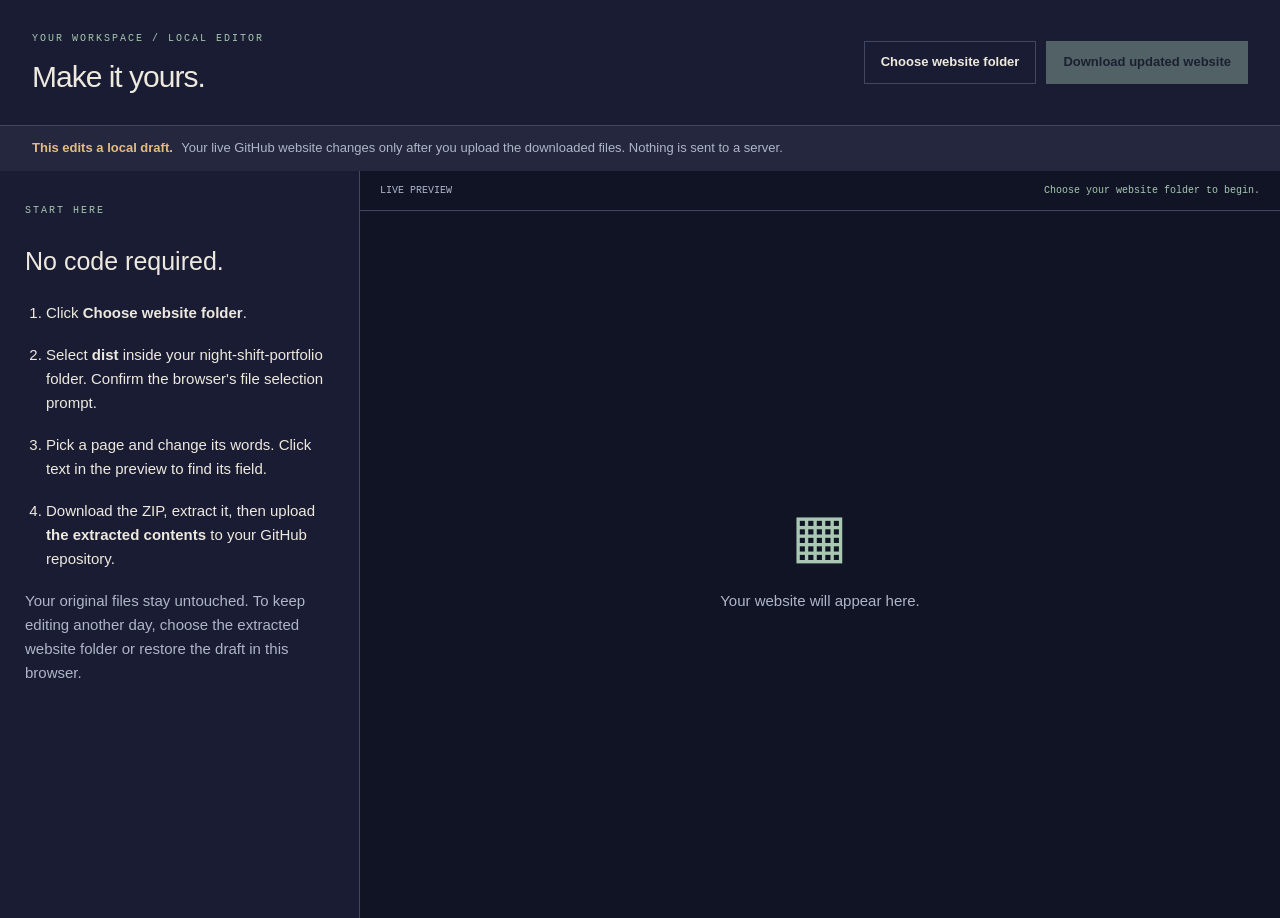
<file: editor/index.html>
<!doctype html>
<html lang="en">
<head><meta charset="utf-8"><meta name="viewport" content="width=device-width,initial-scale=1"><title>Portfolio editor — Louis</title><link rel="stylesheet" href="editor.css"><script src="runtime.js" defer></script><script src="zip.js" defer></script><script src="editor.js" defer></script></head>
<body>
  <header><div><span class="eyebrow">YOUR WORKSPACE / LOCAL EDITOR</span><h1>Make it yours.</h1></div><div class="header-actions"><label class="button secondary">Choose website folder<input id="folder" type="file" webkitdirectory multiple hidden></label><button id="download" disabled>Download updated website</button></div></header>
  <div class="notice"><strong>This edits a local draft.</strong> Your live GitHub website changes only after you upload the downloaded files. Nothing is sent to a server.</div>
  <div id="draft-banner" class="draft-banner" hidden>A saved draft is available for this website. <button id="restore">Restore draft</button><button id="dismiss">Keep selected files</button></div>
  <main>
    <section class="controls" aria-label="Text editor">
      <div id="welcome"><span class="eyebrow">START HERE</span><h2>No code required.</h2><ol><li>Click <strong>Choose website folder</strong>.</li><li>Select <strong>dist</strong> inside your night-shift-portfolio folder. Confirm the browser's file selection prompt.</li><li>Pick a page and change its words. Click text in the preview to find its field.</li><li>Download the ZIP, extract it, then upload <strong>the extracted contents</strong> to your GitHub repository.</li></ol><p>Your original files stay untouched. To keep editing another day, choose the extracted website folder or restore the draft in this browser.</p></div>
      <div id="editing" hidden><label for="page">Page</label><select id="page"></select><label for="search">Find text</label><input id="search" type="search" placeholder="Search words on this page…"><div class="tools"><button id="mobile" aria-pressed="false">Mobile preview</button><button id="backup">Save draft backup</button><label class="text-button">Load draft backup<input id="import" type="file" accept="application/json,.json" hidden></label></div><p class="hint">Edit the fields below. Repeated identical text on a page changes together. Blank text is allowed. Links and layout stay intact.</p><div id="fields"></div></div>
    </section>
    <section class="preview-area" aria-label="Website preview"><div class="preview-toolbar"><span>LIVE PREVIEW</span><span id="status" role="status" aria-live="polite">Choose your website folder to begin.</span></div><div id="preview-wrap"><div id="preview-empty"><span>▦</span><p>Your website will appear here.</p></div><iframe id="preview" title="Your website preview — click text to edit" sandbox="allow-scripts allow-modals" hidden></iframe></div></section>
  </main>
  <dialog id="export-help"><h2>Your website ZIP is ready.</h2><ol><li>Find <strong>portfolio-updated.zip</strong> in Downloads.</li><li>Right-click it and select <strong>Extract All</strong>.</li><li>Open the extracted folder. Check that <strong>index.html</strong> is directly inside it.</li><li>On GitHub, open your repository, choose <strong>Add file → Upload files</strong>, and drag in <strong>everything inside the extracted folder</strong>.</li><li>Click <strong>Commit changes</strong>. Wait for GitHub Pages to update.</li></ol><p>Keep all files, including <strong>site-text.js</strong> and <strong>site-text-runtime.js</strong>. These make your edited wording appear in the interactive windows too.</p><button id="close-help">Got it</button></dialog>
</body></html>
</file>
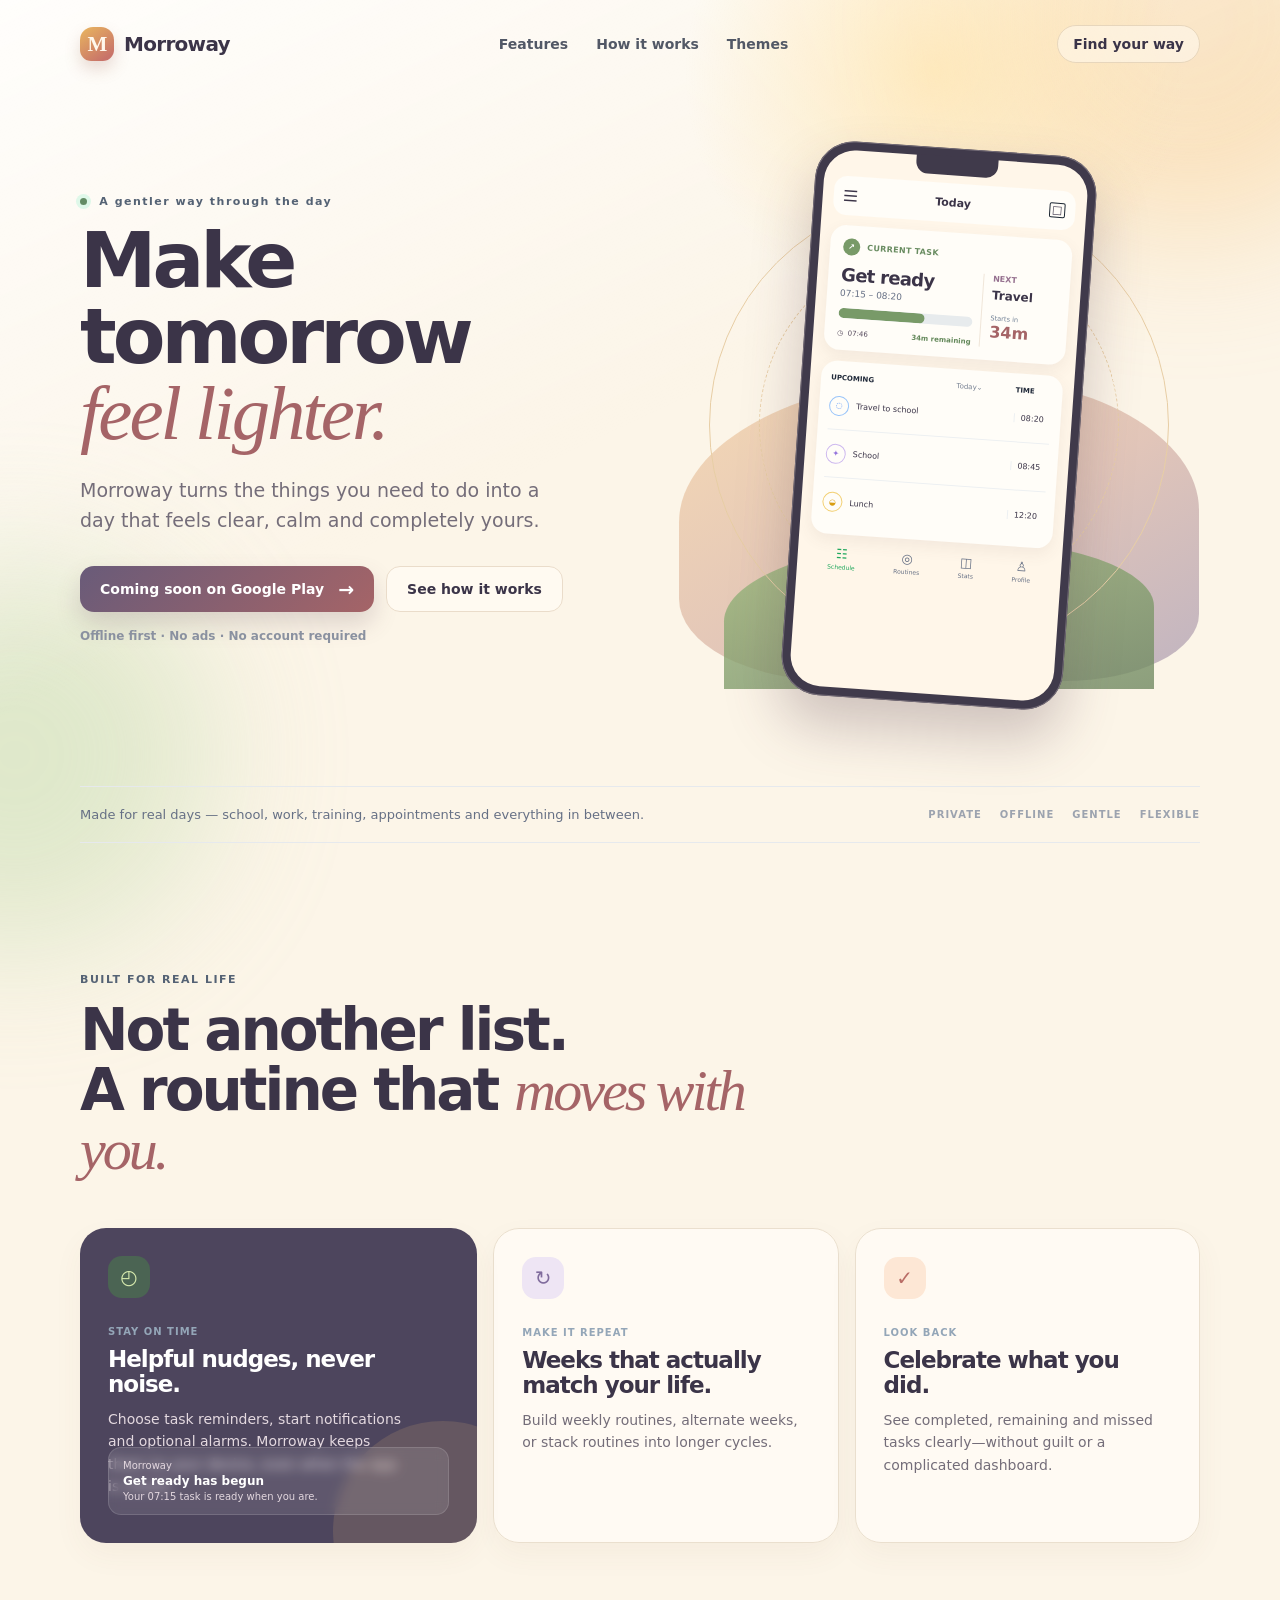
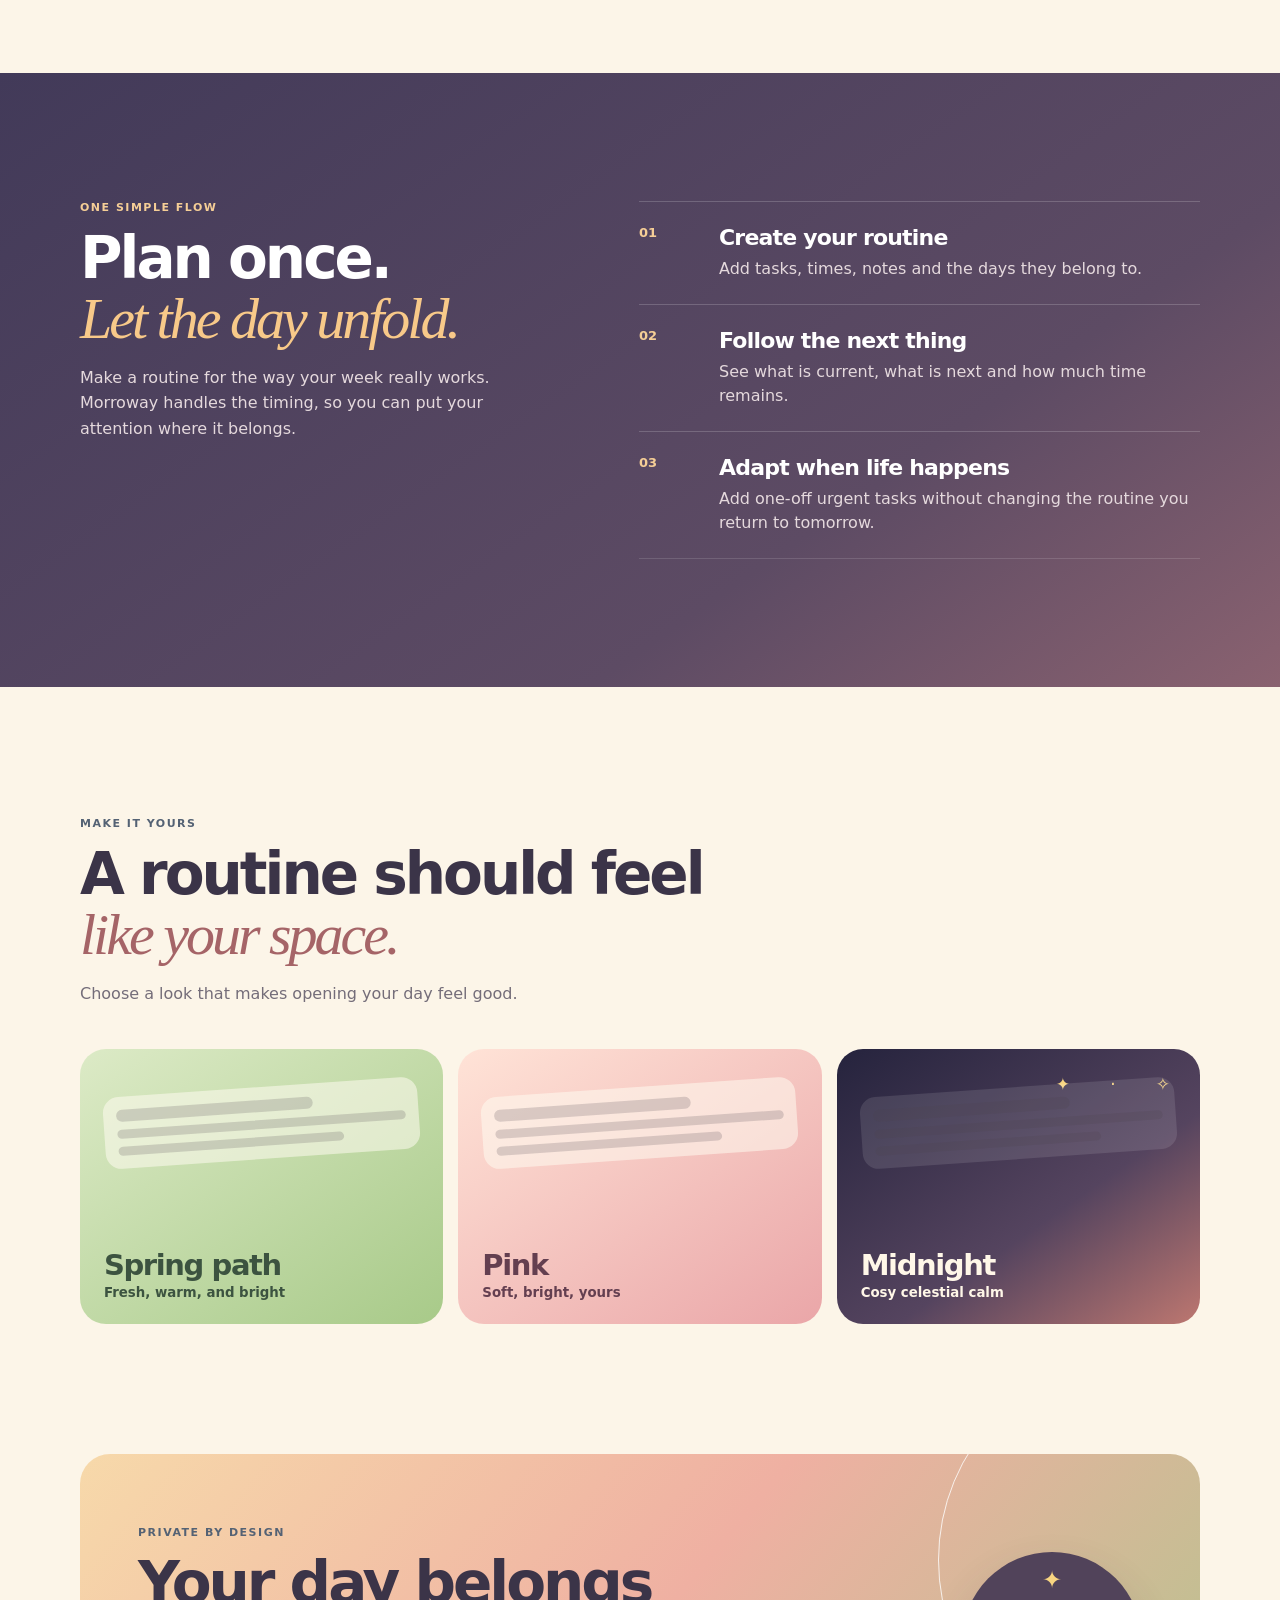
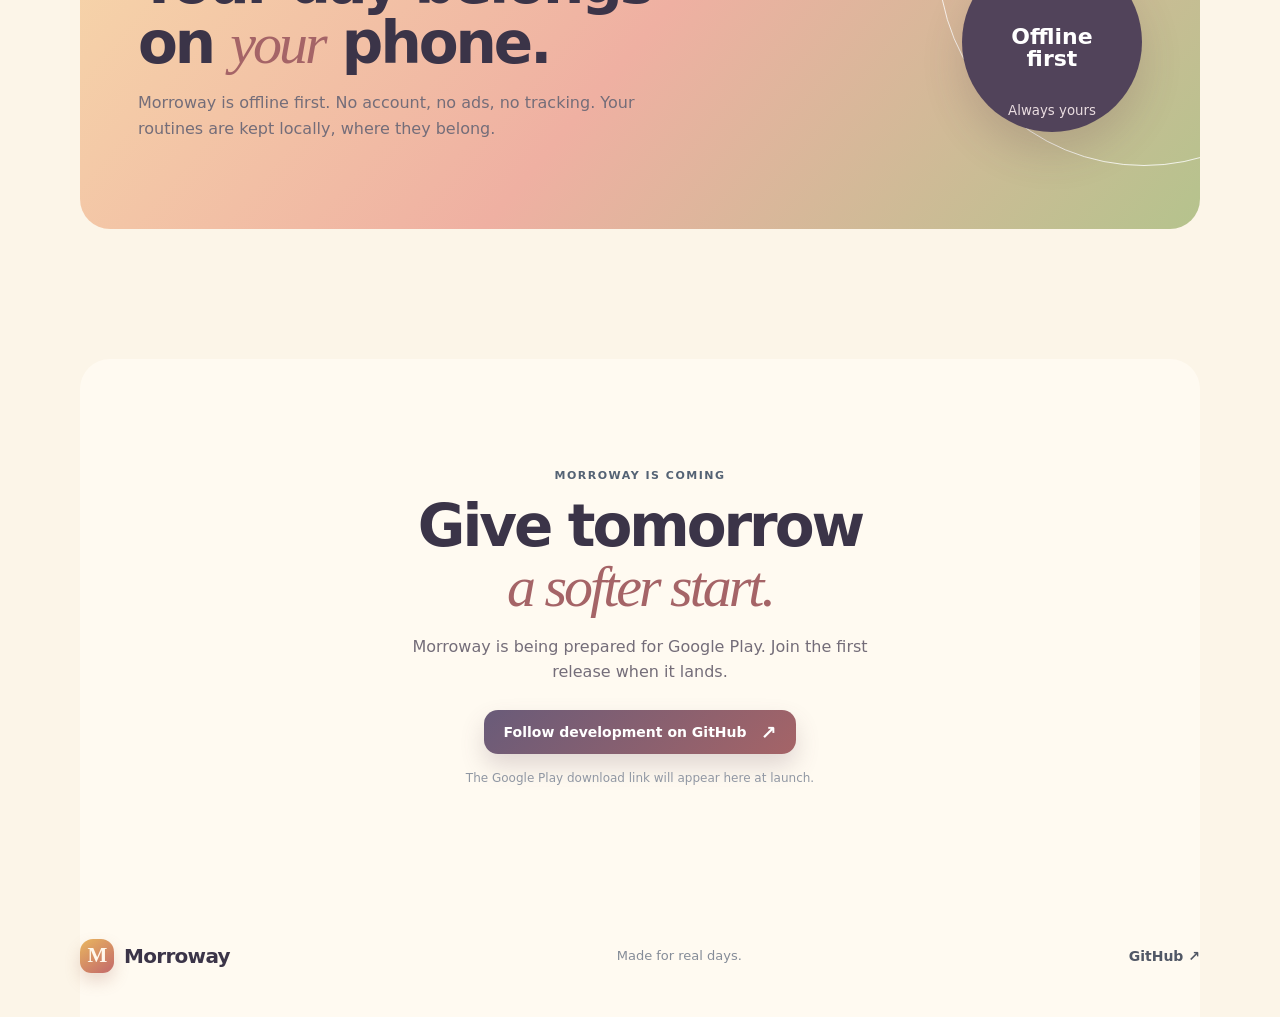
<file: website/index.html>
<!doctype html>
<html lang="en">
  <head>
    <meta charset="utf-8" />
    <meta name="viewport" content="width=device-width, initial-scale=1" />
    <meta
      name="description"
      content="Morroway is an offline-first daily planner with routines, reminders, task alarms and calm custom themes."
    />
    <meta name="theme-color" content="#4b405d" />
    <title>Morroway — A gentler way through the day</title>
    <link rel="stylesheet" href="styles.css" />
  </head>
  <body>
    <div class="aurora aurora-one"></div>
    <div class="aurora aurora-two"></div>

    <header class="site-header shell">
      <a class="brand" href="#top" aria-label="Morroway home">
        <span class="brand-mark">M</span>
        <span>Morroway</span>
      </a>
      <nav aria-label="Main navigation">
        <a href="#features">Features</a>
        <a href="#how-it-works">How it works</a>
        <a href="#themes">Themes</a>
      </nav>
      <a class="header-link" href="#download">Find your way</a>
    </header>

    <main id="top">
      <section class="hero shell">
        <div class="hero-copy reveal">
          <p class="eyebrow"><span class="status-dot"></span> A gentler way through the day</p>
          <h1>Make tomorrow<br /><em>feel lighter.</em></h1>
          <p class="hero-lede">
            Morroway turns the things you need to do into a day that feels clear,
            calm and completely yours.
          </p>
          <div class="hero-actions" id="download">
            <a class="button button-primary" href="#play-notice">Coming soon on Google Play <span>→</span></a>
            <a class="button button-quiet" href="#how-it-works">See how it works</a>
          </div>
          <p class="microcopy">Offline first · No ads · No account required</p>
        </div>

        <div class="phone-stage reveal" aria-label="Morroway app schedule preview">
          <div class="orbit orbit-a"></div>
          <div class="orbit orbit-b"></div>
          <div class="phone">
            <div class="phone-speaker"></div>
            <div class="phone-screen">
              <div class="app-topbar">
                <span class="menu-lines">☰</span>
                <strong>Today</strong>
                <span class="calendar-icon">□</span>
              </div>
              <section class="current-card">
                <div class="current-topline"><span class="running-icon">↗</span> CURRENT TASK</div>
                <div class="task-grid">
                  <div>
                    <h2>Get ready</h2>
                    <p>07:15 – 08:20</p>
                    <div class="progress"><span></span></div>
                    <div class="remaining"><span>◷&nbsp; 07:46</span><strong>34m remaining</strong></div>
                  </div>
                  <div class="next-task"><span>NEXT</span><strong>Travel</strong><small>Starts in</small><b>34m</b></div>
                </div>
              </section>
              <section class="upcoming-card">
                <div class="upcoming-heading"><strong>UPCOMING</strong><span>Today⌄</span><strong>TIME</strong></div>
                <div class="schedule-row"><i class="task-icon blue">◌</i><span>Travel to school</span><time>08:20</time></div>
                <div class="schedule-row"><i class="task-icon purple">✦</i><span>School</span><time>08:45</time></div>
                <div class="schedule-row"><i class="task-icon gold">◒</i><span>Lunch</span><time>12:20</time></div>
              </section>
              <div class="phone-nav"><span class="active">☷<small>Schedule</small></span><span>◎<small>Routines</small></span><span>◫<small>Stats</small></span><span>♙<small>Profile</small></span></div>
            </div>
          </div>
        </div>
      </section>

      <section class="trust shell">
        <p>Made for real days — school, work, training, appointments and everything in between.</p>
        <div><span>PRIVATE</span><span>OFFLINE</span><span>GENTLE</span><span>FLEXIBLE</span></div>
      </section>

      <section class="feature-section shell" id="features">
        <div class="section-intro reveal">
          <p class="eyebrow">BUILT FOR REAL LIFE</p>
          <h2>Not another list.<br />A routine that <em>moves with you.</em></h2>
        </div>
        <div class="feature-grid">
          <article class="feature-card feature-large reveal">
            <div class="feature-icon green">◴</div>
            <p class="card-kicker">STAY ON TIME</p>
            <h3>Helpful nudges, never noise.</h3>
            <p>Choose task reminders, start notifications and optional alarms. Morroway keeps them on your device, even when the app is closed.</p>
            <div class="notification-preview"><span>Morroway</span><strong>Get ready has begun</strong><small>Your 07:15 task is ready when you are.</small></div>
          </article>
          <article class="feature-card reveal">
            <div class="feature-icon violet">↻</div>
            <p class="card-kicker">MAKE IT REPEAT</p>
            <h3>Weeks that actually match your life.</h3>
            <p>Build weekly routines, alternate weeks, or stack routines into longer cycles.</p>
          </article>
          <article class="feature-card reveal">
            <div class="feature-icon coral">✓</div>
            <p class="card-kicker">LOOK BACK</p>
            <h3>Celebrate what you did.</h3>
            <p>See completed, remaining and missed tasks clearly—without guilt or a complicated dashboard.</p>
          </article>
        </div>
      </section>

      <section class="flow-wrap" id="how-it-works">
        <div class="shell flow-section">
          <div class="flow-copy reveal">
            <p class="eyebrow">ONE SIMPLE FLOW</p>
            <h2>Plan once.<br /><em>Let the day unfold.</em></h2>
            <p>Make a routine for the way your week really works. Morroway handles the timing, so you can put your attention where it belongs.</p>
          </div>
          <ol class="flow-list reveal">
            <li><span>01</span><div><h3>Create your routine</h3><p>Add tasks, times, notes and the days they belong to.</p></div></li>
            <li><span>02</span><div><h3>Follow the next thing</h3><p>See what is current, what is next and how much time remains.</p></div></li>
            <li><span>03</span><div><h3>Adapt when life happens</h3><p>Add one-off urgent tasks without changing the routine you return to tomorrow.</p></div></li>
          </ol>
        </div>
      </section>

      <section class="theme-section shell" id="themes">
        <div class="section-intro reveal">
          <p class="eyebrow">MAKE IT YOURS</p>
          <h2>A routine should feel<br /><em>like your space.</em></h2>
          <p>Choose a look that makes opening your day feel good.</p>
        </div>
        <div class="theme-grid reveal">
          <article class="theme-tile routine-theme"><span class="theme-name">Spring path</span><small>Fresh, warm, and bright</small><div class="mini-schedule"><b></b><i></i><i></i></div></article>
          <article class="theme-tile pink-theme"><span class="theme-name">Pink</span><small>Soft, bright, yours</small><div class="mini-schedule"><b></b><i></i><i></i></div></article>
          <article class="theme-tile midnight-theme"><span class="star-field">✦ &nbsp; · &nbsp; ✧</span><span class="theme-name">Midnight</span><small>Cosy celestial calm</small><div class="mini-schedule"><b></b><i></i><i></i></div></article>
        </div>
      </section>

      <section class="privacy-shell shell">
        <div class="privacy-card reveal">
          <div class="privacy-copy"><p class="eyebrow">PRIVATE BY DESIGN</p><h2>Your day belongs<br />on <em>your</em> phone.</h2><p>Morroway is offline first. No account, no ads, no tracking. Your routines are kept locally, where they belong.</p></div>
          <div class="privacy-badge"><span>✦</span><b>Offline<br />first</b><small>Always yours</small></div>
        </div>
      </section>

      <section class="cta shell" id="play-notice">
        <p class="eyebrow">MORROWAY IS COMING</p>
        <h2>Give tomorrow<br /><em>a softer start.</em></h2>
        <p>Morroway is being prepared for Google Play. Join the first release when it lands.</p>
        <a class="button button-primary" href="https://github.com/LRDCS" target="_blank" rel="noreferrer">Follow development on GitHub <span>↗</span></a>
        <p class="play-note">The Google Play download link will appear here at launch.</p>
      </section>
    </main>

    <footer class="shell"><a class="brand" href="#top"><span class="brand-mark">M</span><span>Morroway</span></a><p>Made for real days.</p><a href="https://github.com/LRDCS" target="_blank" rel="noreferrer">GitHub ↗</a></footer>
    <script src="script.js"></script>
  </body>
</html>
</file>
<file: editor/editor.css>
:root{color-scheme:dark;--bg:#191c32;--panel:#22263e;--line:#414760;--text:#eee9df;--muted:#b0b5c9;--mint:#a8c8b2;--amber:#e6bb83}*{box-sizing:border-box}body{margin:0;background:var(--bg);color:var(--text);font:15px/1.6 'Segoe UI',sans-serif}header{padding:24px 32px;display:flex;align-items:center;justify-content:space-between;gap:20px;border-bottom:1px solid var(--line)}h1{font-size:30px;font-weight:500;letter-spacing:-1px;margin:5px 0 0}.eyebrow{font:10px monospace;letter-spacing:2px;color:var(--mint)}.header-actions{display:flex;gap:10px;align-items:center;flex-wrap:wrap}button,.button{font:600 13px/1.4 'Segoe UI',sans-serif;background:var(--mint);color:#1b2930;padding:11px 16px;border:1px solid var(--mint);cursor:pointer;text-align:center;display:inline-block}button:disabled{opacity:.4;cursor:not-allowed}.secondary,.tools button{background:none;color:var(--text);border-color:var(--line)}button:hover:not(:disabled),.button:hover{filter:brightness(1.1)}button:focus-visible,input:focus-visible,select:focus-visible,textarea:focus-visible,.button:focus-within,.text-button:focus-within{outline:3px solid var(--amber);outline-offset:3px}.notice{padding:12px 32px;color:var(--muted);font-size:13px;background:#24273e}.notice strong{color:var(--amber);margin-right:5px}main{display:grid;grid-template-columns:360px minmax(0,1fr);height:calc(100dvh - 153px);min-height:550px}.controls{padding:25px;overflow:auto;border-right:1px solid var(--line)}.controls h2{font-size:25px;font-weight:500}.controls ol{padding-left:21px}.controls li{margin-bottom:18px}.controls p{color:var(--muted)}label:not(.button):not(.text-button){display:block;font-size:12px;color:var(--muted);margin-bottom:7px}input,select,textarea{width:100%;font:14px/1.6 'Segoe UI',sans-serif;background:#13182b;color:var(--text);border:1px solid var(--line);padding:10px 12px;border-radius:0}select{margin-bottom:20px}textarea{resize:vertical;min-height:75px;field-sizing:content;max-height:350px}.field{padding:15px 0;border-bottom:1px solid var(--line);scroll-margin-top:15px}.field.selected{border:1px solid var(--amber);padding:12px;margin:10px -12px}.field small{font:10px monospace;color:#929cb5}.field label{margin-top:7px}.field .reset{background:none;border:0;color:var(--mint);padding:4px 0;font:11px monospace}.hint{font-size:12px}.tools{display:flex;gap:8px;flex-wrap:wrap;margin-top:15px}.tools button{font-size:11px;padding:7px}.text-button{color:var(--mint);text-decoration:underline;cursor:pointer;font-size:11px;padding:7px}.preview-area{display:flex;flex-direction:column;min-width:0;background:#101425}.preview-toolbar{padding:12px 20px;display:flex;justify-content:space-between;gap:15px;font:10px/1.5 monospace;color:var(--muted);border-bottom:1px solid var(--line)}#status{color:var(--mint);text-align:right}#preview-wrap{flex:1;overflow:auto;display:flex;justify-content:center}iframe{display:block;width:100%;height:100%;border:0;background:var(--bg)}#preview-wrap.mobile iframe{width:390px;max-width:100%}#preview-empty{align-self:center;color:var(--muted);text-align:center}#preview-empty span{font:60px monospace;color:var(--mint)}.draft-banner{padding:12px 32px;background:#3d3540;font-size:13px}.draft-banner button{margin-left:12px;padding:5px 10px;font-size:11px}dialog{max-width:560px;width:calc(100% - 36px);padding:30px;background:var(--panel);color:var(--text);border:1px solid var(--mint)}dialog::backdrop{background:#080e23ba}dialog li{margin-bottom:12px}dialog p{color:var(--muted);font-size:13px}[hidden]{display:none!important}@media(max-width:850px){header{padding:18px;align-items:flex-start;flex-direction:column}.notice{padding:12px 18px}main{grid-template-columns:1fr;height:auto;min-height:0}.controls{max-height:55dvh;border-right:0}.preview-area{height:75dvh;min-height:450px}.header-actions button,.header-actions .button{font-size:12px}.preview-toolbar{font-size:9px}}
</file>
<file: website/styles.css>
:root { --ink:#111827; --muted:#667085; --paper:#f7f8fb; --green:#20b765; --blue:#537ded; --line:#e8eaf0; --night:#10172a; --pink:#f28fb1; }
* { box-sizing:border-box; }
html { scroll-behavior:smooth; }
body { margin:0; background:var(--paper); color:var(--ink); font-family:Inter, ui-sans-serif, system-ui, -apple-system, BlinkMacSystemFont, "Segoe UI", sans-serif; overflow-x:hidden; }
body::before { content:""; position:fixed; inset:0; pointer-events:none; background:linear-gradient(120deg, rgba(255,255,255,.7), transparent 38%); z-index:-1; }
.shell { width:min(1120px, calc(100% - 40px)); margin-inline:auto; }
.aurora { position:fixed; pointer-events:none; filter:blur(70px); border-radius:50%; z-index:-2; opacity:.42; }
.aurora-one { width:360px; height:360px; top:-170px; right:-100px; background:#bfead2; }
.aurora-two { width:320px; height:320px; top:560px; left:-180px; background:#d8dcff; }
.site-header { height:88px; display:flex; align-items:center; justify-content:space-between; gap:20px; }
.brand { display:inline-flex; align-items:center; gap:10px; text-decoration:none; color:var(--ink); font-weight:800; font-size:20px; letter-spacing:-.7px; }
.brand-mark { display:grid; place-items:center; width:32px; height:32px; border-radius:11px; color:white; background:linear-gradient(135deg,#31c873,#129752); font-family:Georgia,serif; font-size:21px; box-shadow:0 8px 16px rgba(20,154,83,.18); }
nav { display:flex; gap:28px; }
nav a,.header-link,footer a { color:#525866; text-decoration:none; font-size:14px; font-weight:650; }
nav a:hover,.header-link:hover,footer a:hover { color:var(--green); }
.header-link { border:1px solid #dfe3ea; padding:10px 15px; border-radius:999px; color:var(--ink); }
.hero { min-height:650px; display:grid; grid-template-columns:1.05fr .95fr; align-items:center; gap:20px; padding:52px 0 76px; }
.eyebrow { margin:0 0 15px; font-size:11px; letter-spacing:1.5px; font-weight:800; color:#546274; }
.status-dot { display:inline-block; width:7px; height:7px; border-radius:50%; background:var(--green); margin-right:7px; box-shadow:0 0 0 4px #dff8e9; }
h1,h2,h3,p { margin-top:0; }
h1 { max-width:600px; font-size:clamp(48px,6vw,78px); line-height:.99; letter-spacing:-4px; margin-bottom:24px; font-weight:760; }
h1 em,h2 em { color:var(--green); font-family:Georgia,serif; font-weight:400; letter-spacing:-3px; }
.hero-lede { max-width:500px; font-size:19px; line-height:1.56; color:var(--muted); }
.hero-actions { display:flex; gap:12px; flex-wrap:wrap; margin:31px 0 17px; }
.button { display:inline-flex; align-items:center; justify-content:center; gap:14px; padding:14px 20px; border-radius:14px; text-decoration:none; font-weight:750; font-size:14px; transition:transform .2s, box-shadow .2s; }
.button:hover { transform:translateY(-2px); }
.button-primary { background:var(--ink); color:white; box-shadow:0 12px 25px rgba(17,24,39,.18); }
.button-primary span { font-size:19px; line-height:0; }
.button-quiet { color:var(--ink); background:white; border:1px solid #e4e6eb; }
.microcopy { color:#8a91a0; font-size:12px; font-weight:650; }
.phone-stage { min-height:570px; position:relative; display:grid; place-items:center; }
.orbit { position:absolute; border:1px solid #d6e8dd; border-radius:50%; }
.orbit-a { width:460px; height:460px; }
.orbit-b { width:360px; height:360px; border-style:dashed; transform:rotate(-14deg); }
.phone { width:282px; height:555px; padding:9px; border-radius:39px; position:relative; z-index:1; background:#141923; box-shadow:0 30px 55px rgba(22,31,47,.25), inset 0 0 0 1px #4d5564; transform:rotate(4deg); }
.phone-speaker { position:absolute; z-index:2; width:82px; height:19px; background:#141923; border-radius:0 0 12px 12px; left:calc(50% - 41px); top:8px; }
.phone-screen { height:100%; border-radius:31px; padding:26px 11px 11px; overflow:hidden; background:#f3f5f7; font-size:8px; }
.app-topbar { height:39px; display:flex; align-items:center; justify-content:space-between; padding:0 10px; margin-bottom:10px; border-radius:13px; background:#fff; font-size:11px; }
.menu-lines { font-size:15px; transform:scaleX(1.15); }.calendar-icon { border:1px solid #1b2531; padding:0 2px; border-radius:2px; }
.current-card,.upcoming-card { background:white; border-radius:16px; padding:13px; box-shadow:0 6px 16px rgba(19,29,45,.06); }
.current-topline { color:#1ea55e; font-weight:800; letter-spacing:.3px; }.running-icon { display:inline-grid; place-items:center; width:17px; height:17px; margin-right:4px; color:white; border-radius:50%; background:#20b765; }
.task-grid { display:grid; grid-template-columns:1.35fr .75fr; gap:8px; margin-top:9px; }.task-grid h2 { font-size:18px; margin:0 0 3px; letter-spacing:-.7px; }.task-grid p { color:#667085; margin-bottom:10px; font-size:9px; }.progress { height:10px; overflow:hidden; background:#e7ebed; border-radius:10px; }.progress span { display:block; width:64%; height:100%; background:#20b765; border-radius:inherit; }.remaining { display:flex; justify-content:space-between; gap:5px; margin-top:11px; color:#344053; font-size:7px; }.remaining strong { color:#189855; white-space:nowrap; }.next-task { border-left:1px solid #edf0f3; padding-left:9px; }.next-task span,.next-task small { display:block; color:#537ded; font-weight:800; }.next-task strong { display:block; margin:5px 0 12px; font-size:12px; }.next-task small { color:#718096; font-weight:500; }.next-task b { color:#3472d8; font-size:16px; }
.upcoming-card { margin-top:11px; padding:13px 10px 8px; }.upcoming-heading { display:grid; grid-template-columns:1fr 1fr 37px; font-size:7px; color:#202939; }.upcoming-heading span { text-align:center; color:#788293; }.schedule-row { display:grid; grid-template-columns:27px 1fr 37px; align-items:center; min-height:48px; border-bottom:1px solid #edf0f2; font-size:8px; }.schedule-row:last-child { border-bottom:0; }.task-icon { width:20px; height:20px; display:grid; place-items:center; border-radius:50%; font-style:normal; }.blue { color:#3b82f6; border:1px solid #9ac5fa; }.purple { color:#9574dc; border:1px solid #ceb9ef; }.gold { color:#d99e12; border:1px solid #f3d073; }.schedule-row time { border-left:1px solid #edf0f2; padding-left:6px; font-size:8px; }.phone-nav { display:flex; justify-content:space-around; padding-top:12px; color:#667085; font-size:13px; text-align:center; }.phone-nav span { display:grid; gap:2px; }.phone-nav small { font-size:6px; }.phone-nav .active { color:#20a85d; }
.trust { border-top:1px solid #e6e9ed; border-bottom:1px solid #e6e9ed; padding:20px 0; display:flex; align-items:center; justify-content:space-between; gap:20px; color:#667085; font-size:13px; }.trust p { margin:0; }.trust div { display:flex; gap:18px; color:#9ca3af; font-weight:800; letter-spacing:1px; font-size:10px; }
.feature-section,.theme-section { padding:130px 0; }.section-intro { max-width:680px; }.section-intro h2,.flow-copy h2,.privacy-copy h2,.cta h2 { font-size:clamp(38px,5vw,58px); line-height:1.03; letter-spacing:-3px; margin-bottom:16px; }.section-intro>p:last-child,.flow-copy>p:last-child,.privacy-copy>p:last-child,.cta>p:not(.eyebrow):not(.play-note) { color:var(--muted); line-height:1.6; max-width:510px; }
.feature-grid { display:grid; grid-template-columns:1.15fr 1fr 1fr; gap:16px; margin-top:48px; }.feature-card { min-height:315px; padding:28px; border:1px solid #e5e8ed; border-radius:26px; background:rgba(255,255,255,.78); box-shadow:0 12px 30px rgba(26,36,52,.04); }.feature-large { grid-row:span 1; background:#142035; color:white; border:0; position:relative; overflow:hidden; }.feature-large::after { content:""; position:absolute; width:220px; height:220px; border-radius:50%; background:rgba(57,201,120,.13); right:-76px; bottom:-98px; }.feature-icon { display:grid; place-items:center; width:42px; height:42px; border-radius:14px; font-size:20px; margin-bottom:28px; }.green { background:#214c3a; color:#80eab1; }.violet { background:#eeeaff; color:#7759cb; }.coral { background:#fff0ec; color:#dc7259; }.card-kicker { color:#94a6b8; font-size:10px; letter-spacing:1px; font-weight:800; }.feature-card h3 { font-size:23px; line-height:1.08; letter-spacing:-1px; margin-bottom:11px; }.feature-card>p:last-of-type { font-size:14px; line-height:1.6; color:#657185; }.feature-large>p:last-of-type { color:#bec9d6; max-width:300px; }.notification-preview { position:absolute; z-index:1; bottom:28px; left:28px; right:28px; padding:12px 14px; background:rgba(255,255,255,.1); border:1px solid rgba(255,255,255,.13); border-radius:13px; backdrop-filter:blur(6px); }.notification-preview span,.notification-preview small { display:block; color:#b7c4d2; font-size:10px; }.notification-preview strong { display:block; margin:3px 0; font-size:12px; }
.flow-wrap { background:#11192c; color:white; }.flow-section { display:grid; grid-template-columns:.9fr 1.1fr; gap:100px; padding:128px 0; }.flow-copy .eyebrow { color:#9eb6ca; }.flow-copy h2 em { color:#82d9a8; }.flow-copy>p:last-child { color:#bac6d1; }.flow-list { list-style:none; padding:0; margin:0; }.flow-list li { display:grid; grid-template-columns:64px 1fr; gap:16px; padding:23px 0; border-top:1px solid rgba(255,255,255,.13); }.flow-list li:last-child { border-bottom:1px solid rgba(255,255,255,.13); }.flow-list span { color:#82d9a8; font-weight:800; font-size:13px; }.flow-list h3 { margin-bottom:7px; font-size:22px; letter-spacing:-.8px; }.flow-list p { margin:0; color:#adbac8; line-height:1.5; }
.theme-grid { display:grid; grid-template-columns:repeat(3,1fr); gap:15px; margin-top:43px; }.theme-tile { min-height:275px; position:relative; overflow:hidden; padding:24px; border-radius:26px; display:flex; flex-direction:column; justify-content:flex-end; }.theme-name { font-size:29px; font-weight:800; letter-spacing:-1.4px; }.theme-tile small { margin-top:3px; font-weight:650; }.routine-theme { color:#142519; background:linear-gradient(145deg,#d9f6e4,#a8ebc4); }.pink-theme { color:#421427; background:linear-gradient(145deg,#fdeaf1,#efa7c4); }.midnight-theme { color:#fff7e8; background:linear-gradient(145deg,#0c1021,#292040 60%,#4a2851); }.star-field { position:absolute; top:25px; right:24px; color:#f8d581; letter-spacing:6px; font-size:17px; }.mini-schedule { position:absolute; top:38px; left:24px; right:24px; padding:13px; border-radius:16px; background:rgba(255,255,255,.54); transform:rotate(-4deg); }.midnight-theme .mini-schedule { background:rgba(255,255,255,.11); }.mini-schedule b,.mini-schedule i { display:block; height:9px; margin-bottom:8px; border-radius:7px; background:rgba(22,33,50,.18); }.mini-schedule b { width:68%; height:12px; }.mini-schedule i { width:100%; }.mini-schedule i:last-child { width:78%; margin:0; }
.privacy-shell { padding-bottom:130px; }.privacy-card { min-height:375px; padding:58px; position:relative; overflow:hidden; display:flex; align-items:center; justify-content:space-between; gap:35px; border-radius:30px; background:linear-gradient(130deg,#e4f8eb,#d4eaf9); }.privacy-card::after { content:""; position:absolute; width:410px; height:410px; border:1px solid rgba(255,255,255,.8); border-radius:50%; right:-150px; top:-100px; }.privacy-copy { position:relative; z-index:1; }.privacy-badge { position:relative; z-index:1; display:grid; place-items:center; width:180px; height:180px; border-radius:50%; text-align:center; background:#162337; color:white; box-shadow:0 20px 40px rgba(20,42,62,.16); }.privacy-badge span { color:#85e7ad; font-size:24px; }.privacy-badge b { font-size:22px; line-height:1; margin:4px 0; }.privacy-badge small { color:#aebdcc; }
.cta { padding:110px 20px; text-align:center; border-radius:30px 30px 0 0; background:#fff; }.cta h2 { margin-bottom:17px; }.cta>p:not(.eyebrow):not(.play-note) { margin:0 auto 25px; }.play-note { color:#9097a3; font-size:12px; margin-top:17px; }
footer { display:flex; align-items:center; justify-content:space-between; gap:20px; padding:32px 0 44px; background:#fff; } footer p { margin:0; color:#858c98; font-size:13px; }
.reveal { opacity:0; transform:translateY(22px); transition:opacity .7s ease, transform .7s ease; }.reveal.is-visible { opacity:1; transform:none; }
@media (max-width:820px) { nav { display:none; }.hero { grid-template-columns:1fr; padding-top:38px; text-align:center; }.hero-copy { display:flex; flex-direction:column; align-items:center; }.phone-stage { min-height:510px; }.trust { display:block; text-align:center; }.trust div { margin-top:15px; justify-content:center; flex-wrap:wrap; }.feature-grid { grid-template-columns:1fr 1fr; }.feature-large { grid-column:span 2; }.flow-section { grid-template-columns:1fr; gap:44px; }.privacy-card { padding:40px; }.theme-grid { grid-template-columns:1fr; }.theme-tile { min-height:220px; } }
@media (max-width:560px) { .shell { width:min(100% - 28px,1120px); }.site-header { height:76px; }.header-link { padding:8px 11px; font-size:12px; }.hero { min-height:0; padding:34px 0 56px; }.hero-lede { font-size:17px; }.phone { transform:rotate(0deg) scale(.92); }.phone-stage { min-height:488px; }.feature-section,.theme-section { padding:82px 0; }.feature-grid { grid-template-columns:1fr; }.feature-large { grid-column:auto; }.feature-card { min-height:270px; }.flow-section { padding:84px 0; }.privacy-shell { padding-bottom:82px; }.privacy-card { display:block; }.privacy-badge { margin:30px auto 0; }.cta { padding:83px 18px; } footer { flex-wrap:wrap; } }

/* Morroway concept: a spring village just as golden hour arrives. */
:root { --ink:#3b3448; --muted:#746d79; --paper:#fcf5e8; --green:#648c65; --blue:#7885aa; --line:#eadfce; --night:#39354f; --pink:#e7a5a5; --gold:#e9b65f; --peach:#f4c091; --lavender:#8d7caa; }
body::before { background:radial-gradient(circle at 73% 8%, rgba(255,225,161,.6), transparent 20%), linear-gradient(155deg, rgba(255,255,255,.85), transparent 48%); }
.aurora-one { width:440px; height:440px; top:-200px; right:-130px; background:#f8c883; }
.aurora-two { width:390px; height:390px; top:560px; left:-180px; background:#b8d7a4; }
.brand-mark { width:34px; height:34px; border-radius:13px 13px 11px 11px; color:#fff8ec; background:linear-gradient(145deg,#e9b65f,#c87369 85%); box-shadow:0 8px 16px rgba(160,99,78,.22); }
nav a:hover,.header-link:hover,footer a:hover { color:#a26465; }
.header-link { border-color:#e7d6bc; background:rgba(255,250,240,.55); }
h1 em,h2 em { color:#a56467; }
.button-primary { background:linear-gradient(135deg,#695b79,#a56467); box-shadow:0 12px 25px rgba(102,76,91,.2); }
.button-quiet { background:#fffaf1; border-color:#eadcca; }
.phone-stage { isolation:isolate; }
.phone-stage::before { content:""; position:absolute; width:520px; height:305px; bottom:29px; border-radius:54% 46% 26% 30% / 48% 44% 22% 27%; background:linear-gradient(150deg,#eebf85,#c99a8e 55%,#88799d); opacity:.52; z-index:-1; }
.phone-stage::after { content:""; position:absolute; width:430px; height:150px; bottom:21px; left:50%; transform:translateX(-50%); border-radius:55% 45% 0 0; background:linear-gradient(165deg,#9dbc7f,#708961); opacity:.8; z-index:-1; }
.orbit { border-color:#e7cda4; }
.phone { background:#403a4b; box-shadow:0 30px 55px rgba(94,66,79,.28), inset 0 0 0 1px #766e79; }
.phone-speaker { background:#403a4b; }
.phone-screen { background:#fff6e9; }
.app-topbar,.current-card,.upcoming-card { background:#fffdf8; }
.current-card,.upcoming-card { box-shadow:0 6px 16px rgba(99,73,76,.08); }
.current-topline { color:#698c61; }.running-icon,.progress span { background:#789a68; }
.remaining { color:#55495c; }.remaining strong { color:#63885a; }.next-task { border-left-color:#f0e6d9; }.next-task span { color:#95708f; }.next-task b { color:#a56467; }
.flow-wrap { background:linear-gradient(145deg,#423a59,#5d4b64 68%,#8a6270); }
.flow-copy .eyebrow,.flow-list span { color:#f5ce96; }.flow-copy h2 em { color:#f8c989; }.flow-copy>p:last-child,.flow-list p { color:#e5d9dd; }.flow-list li { border-color:rgba(255,255,255,.18); }
.feature-card { border-color:#eadfce; background:rgba(255,252,245,.8); box-shadow:0 12px 30px rgba(112,77,63,.05); }.feature-large { background:#4d455d; }.feature-large::after { background:rgba(249,196,119,.14); }.green { background:#4b6453; color:#d6e9ad; }.violet { background:#eee5f4; color:#806c9d; }.coral { background:#fde7d5; color:#b96c66; }.feature-card>p:last-of-type { color:#746d79; }.feature-large>p:last-of-type { color:#e4d9e0; }.notification-preview span,.notification-preview small { color:#e3d7df; }
.routine-theme { color:#3c5340; background:linear-gradient(145deg,#dceac6,#a8ca89); }.pink-theme { color:#643f50; background:linear-gradient(145deg,#ffe3d7,#eaa6a8); }.midnight-theme { background:linear-gradient(145deg,#25233d,#55445f 60%,#bd7770); }.mini-schedule { background:rgba(255,252,241,.55); }.mini-schedule b,.mini-schedule i { background:rgba(77,67,78,.2); }
.privacy-card { background:linear-gradient(130deg,#f7d9aa,#efb0a2 50%,#b5c38d); }.privacy-badge { background:#51435a; box-shadow:0 20px 40px rgba(92,61,73,.19); }.privacy-badge span { color:#f8d581; }.privacy-badge small { color:#eadde1; }
.cta,footer { background:#fffaf1; }
</file>
